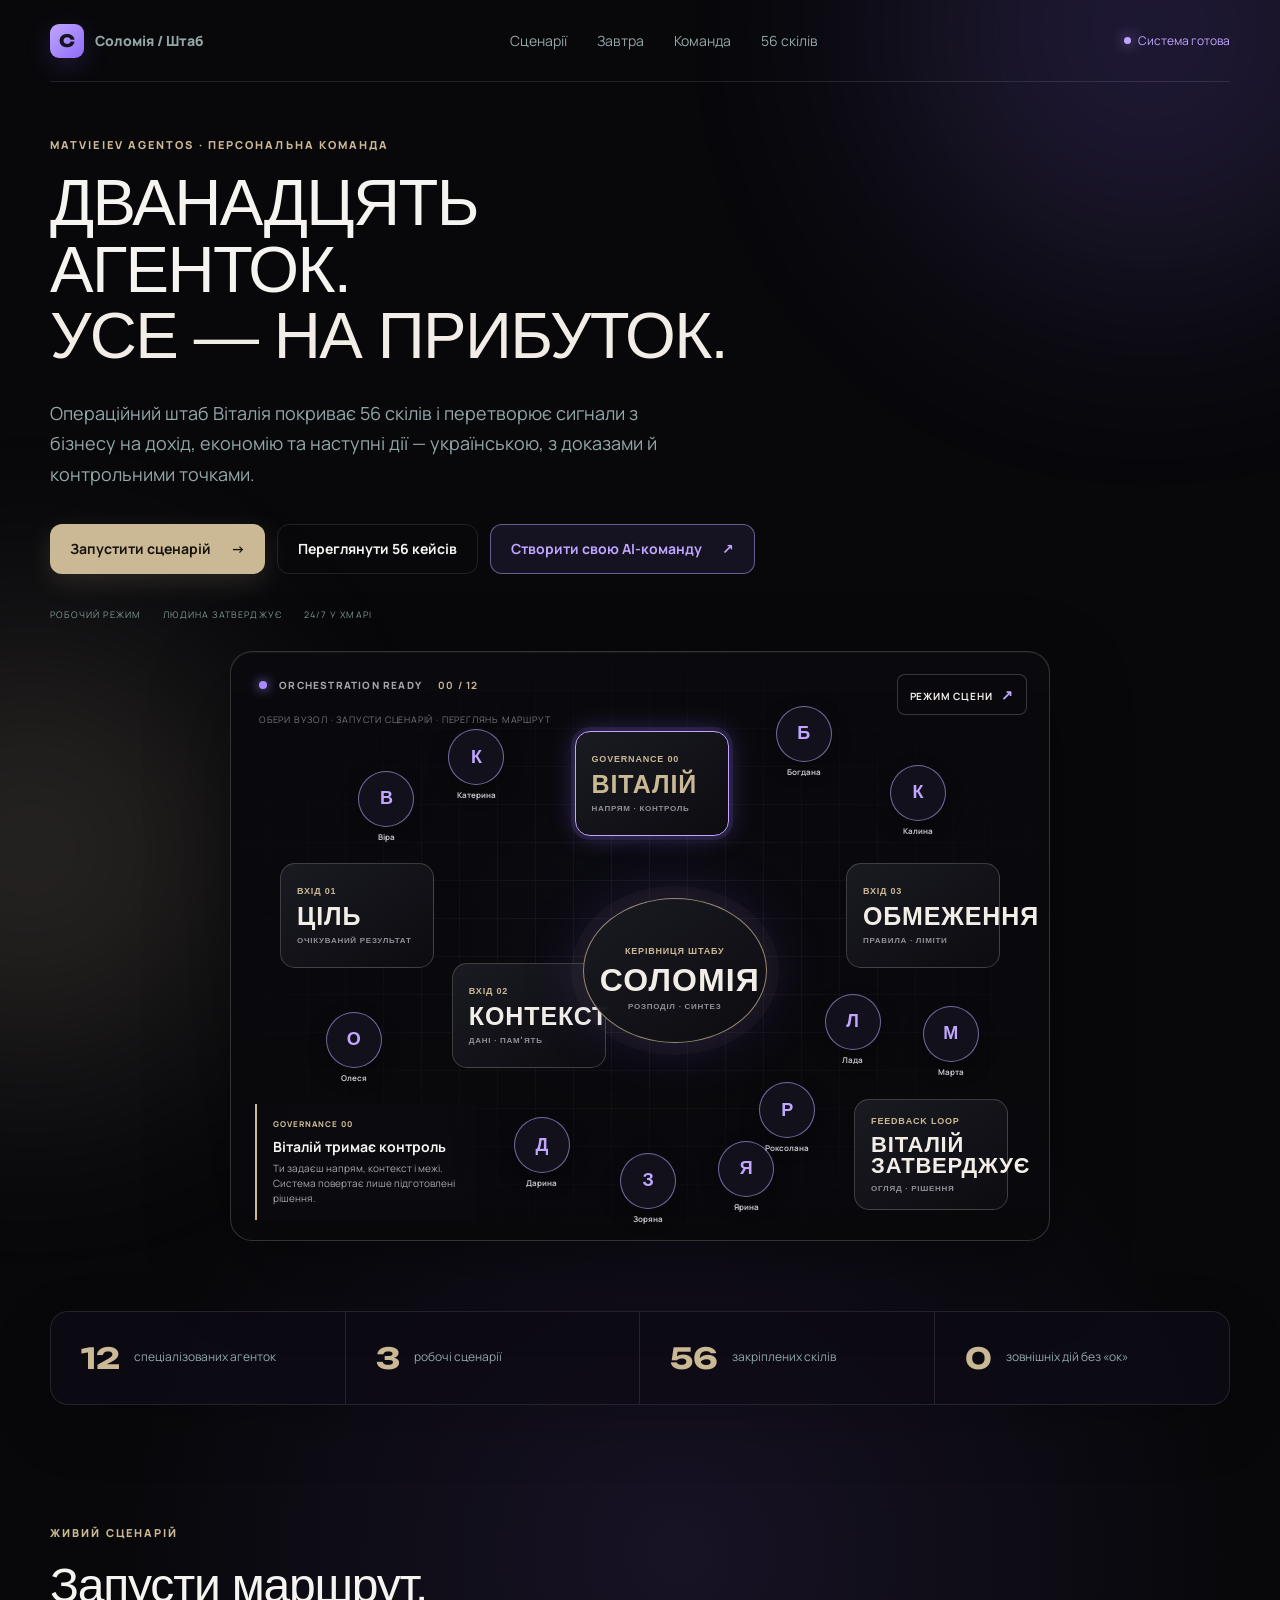
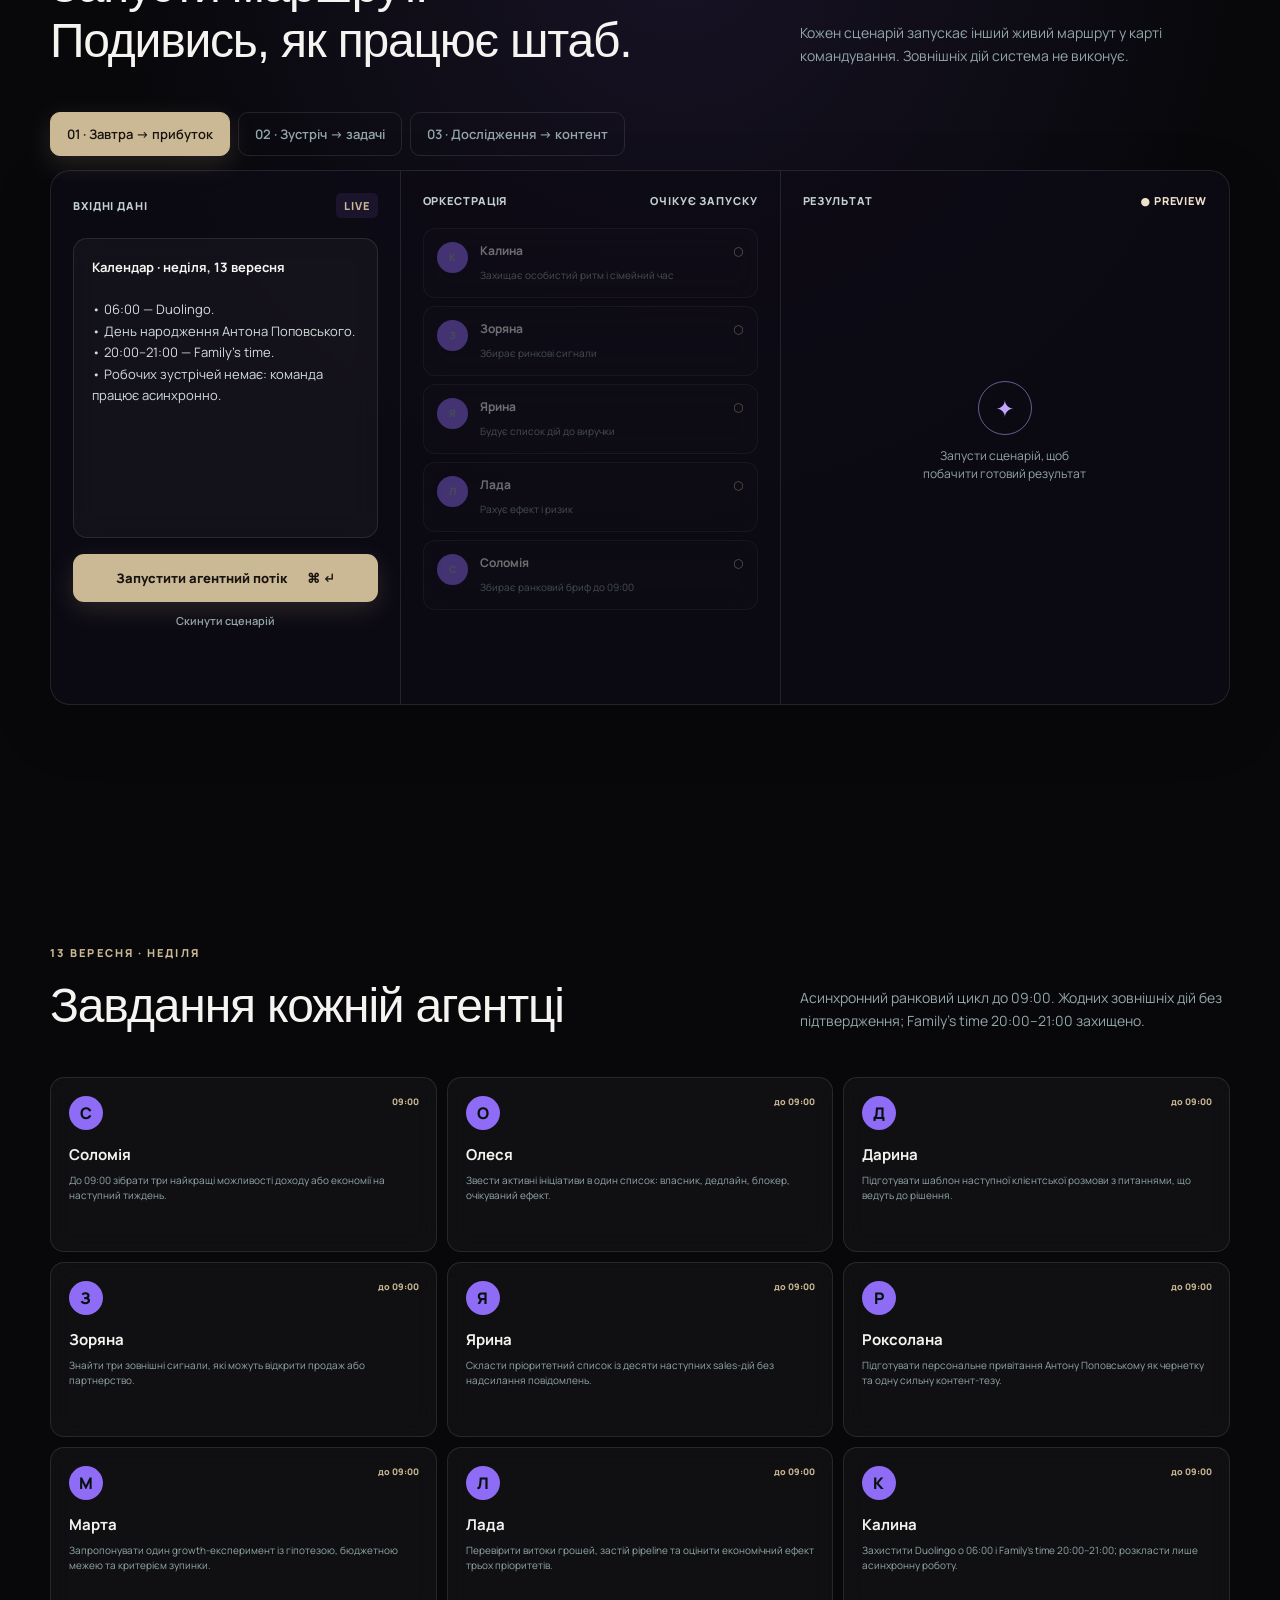
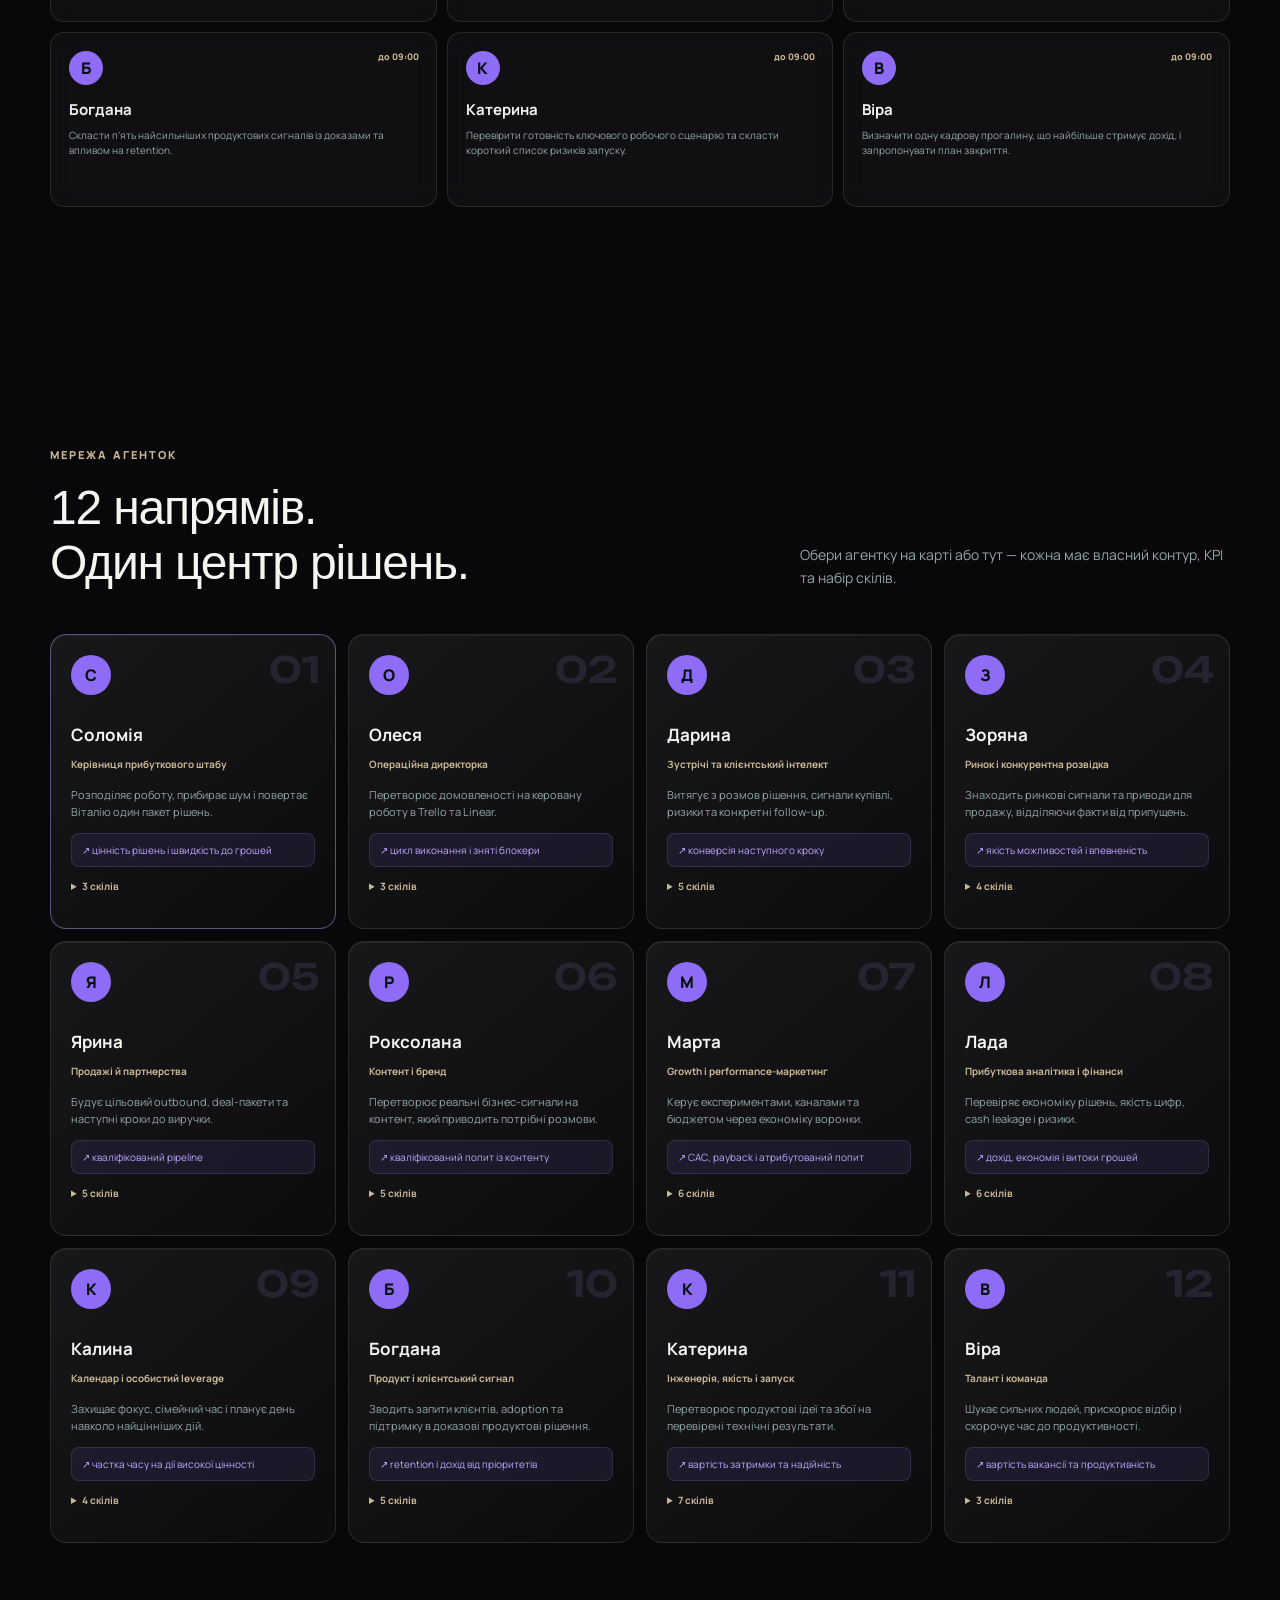
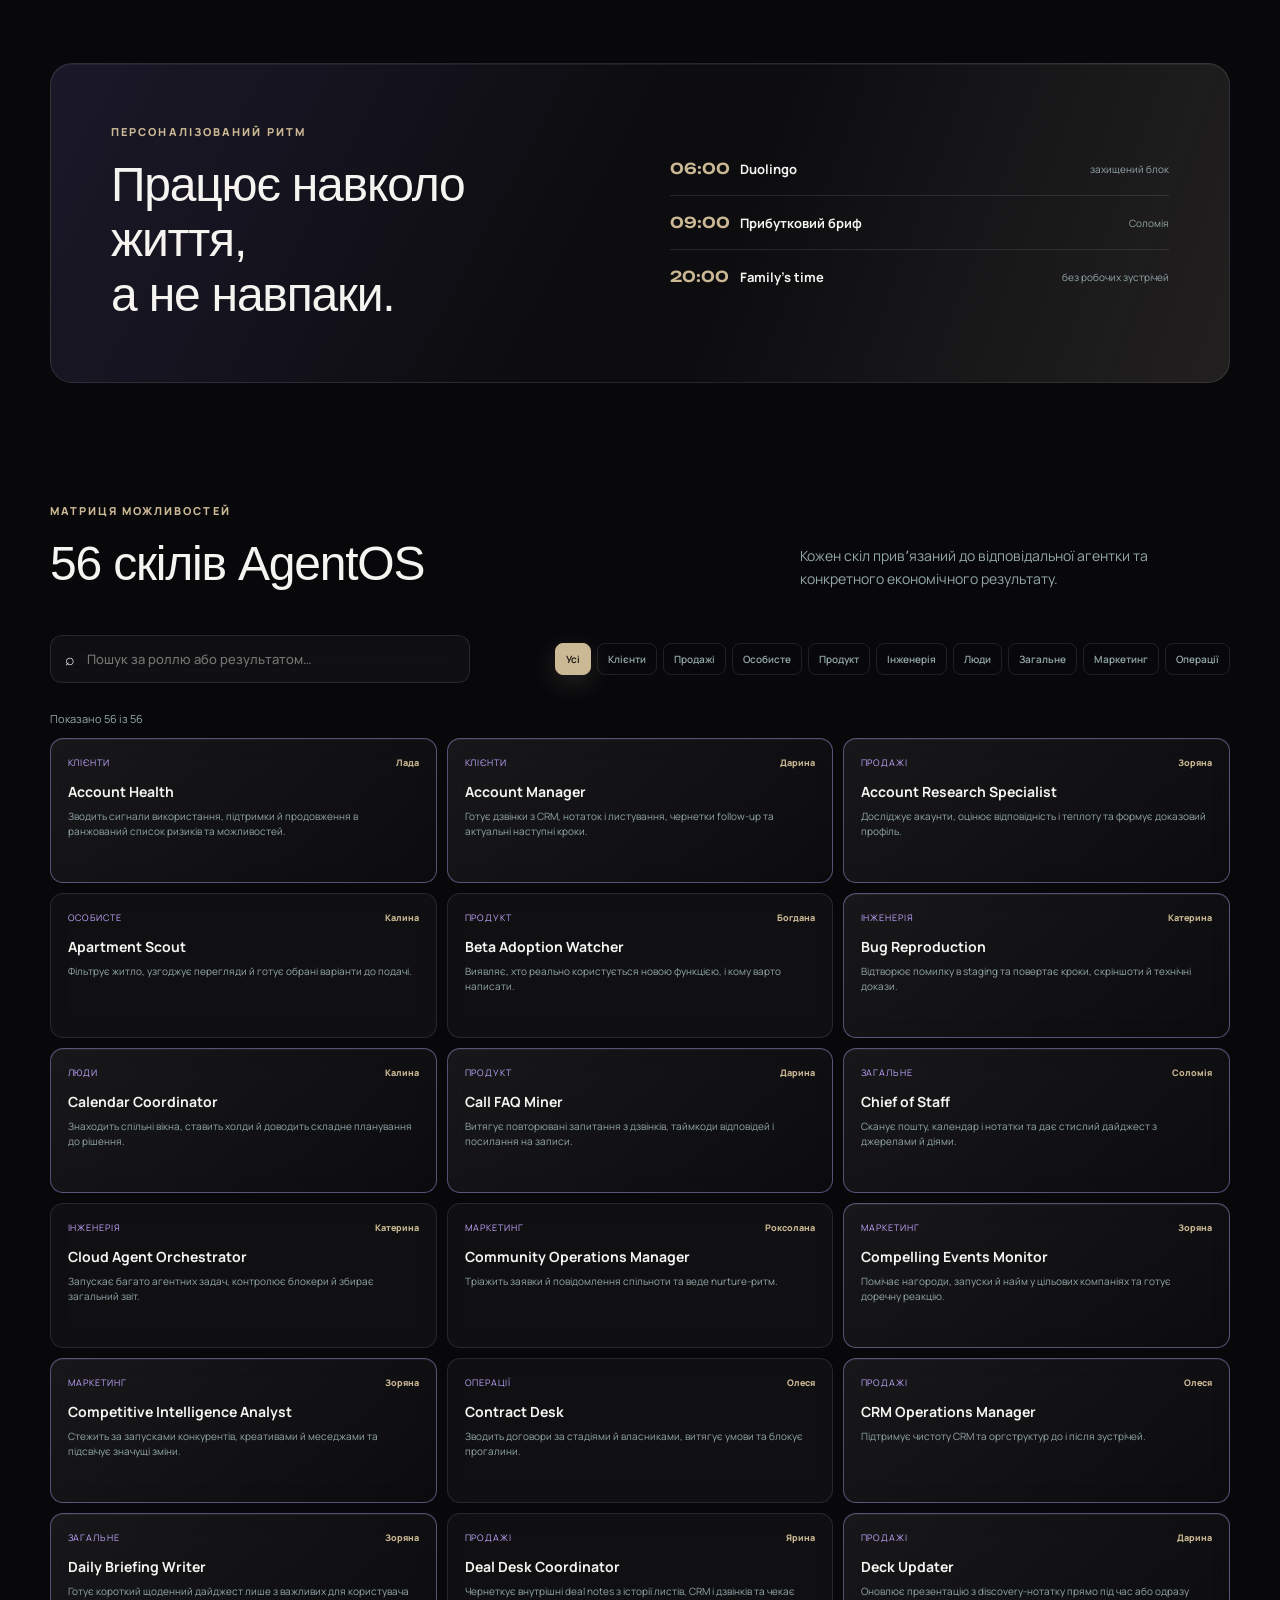
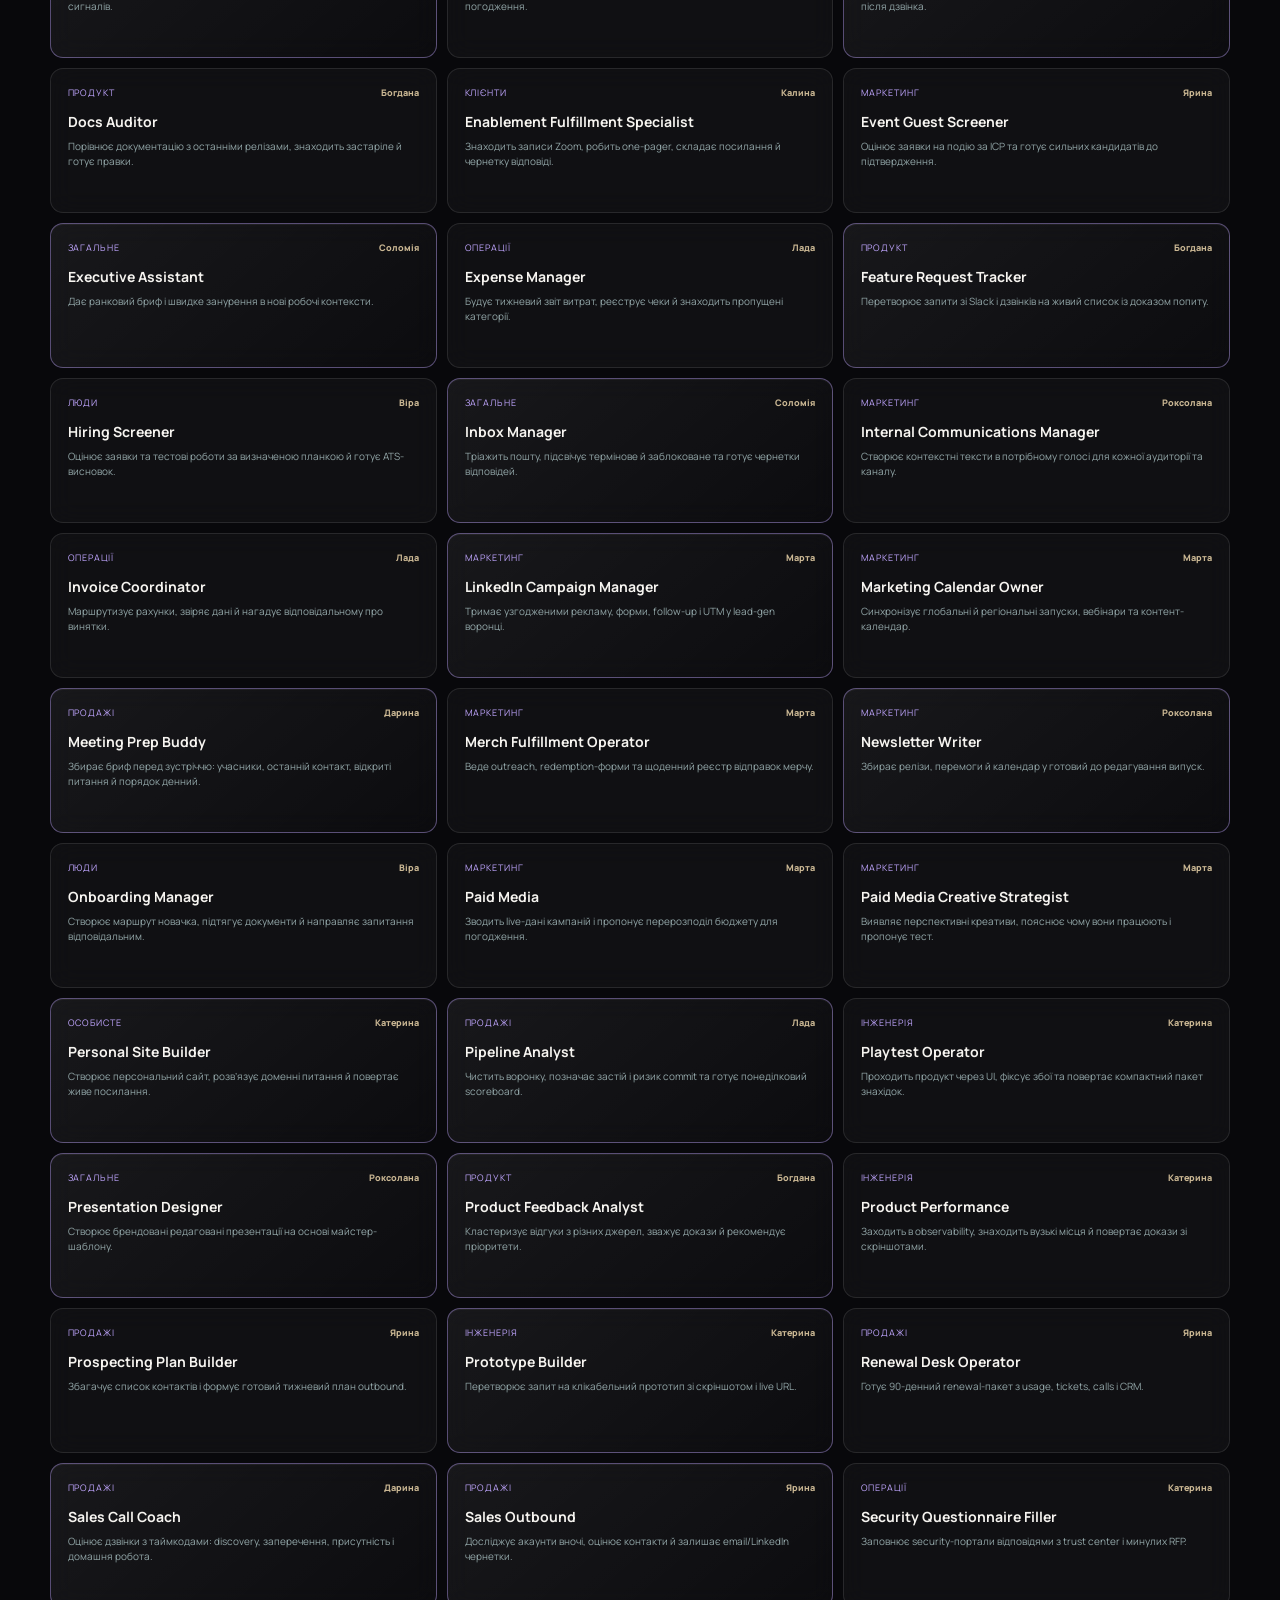
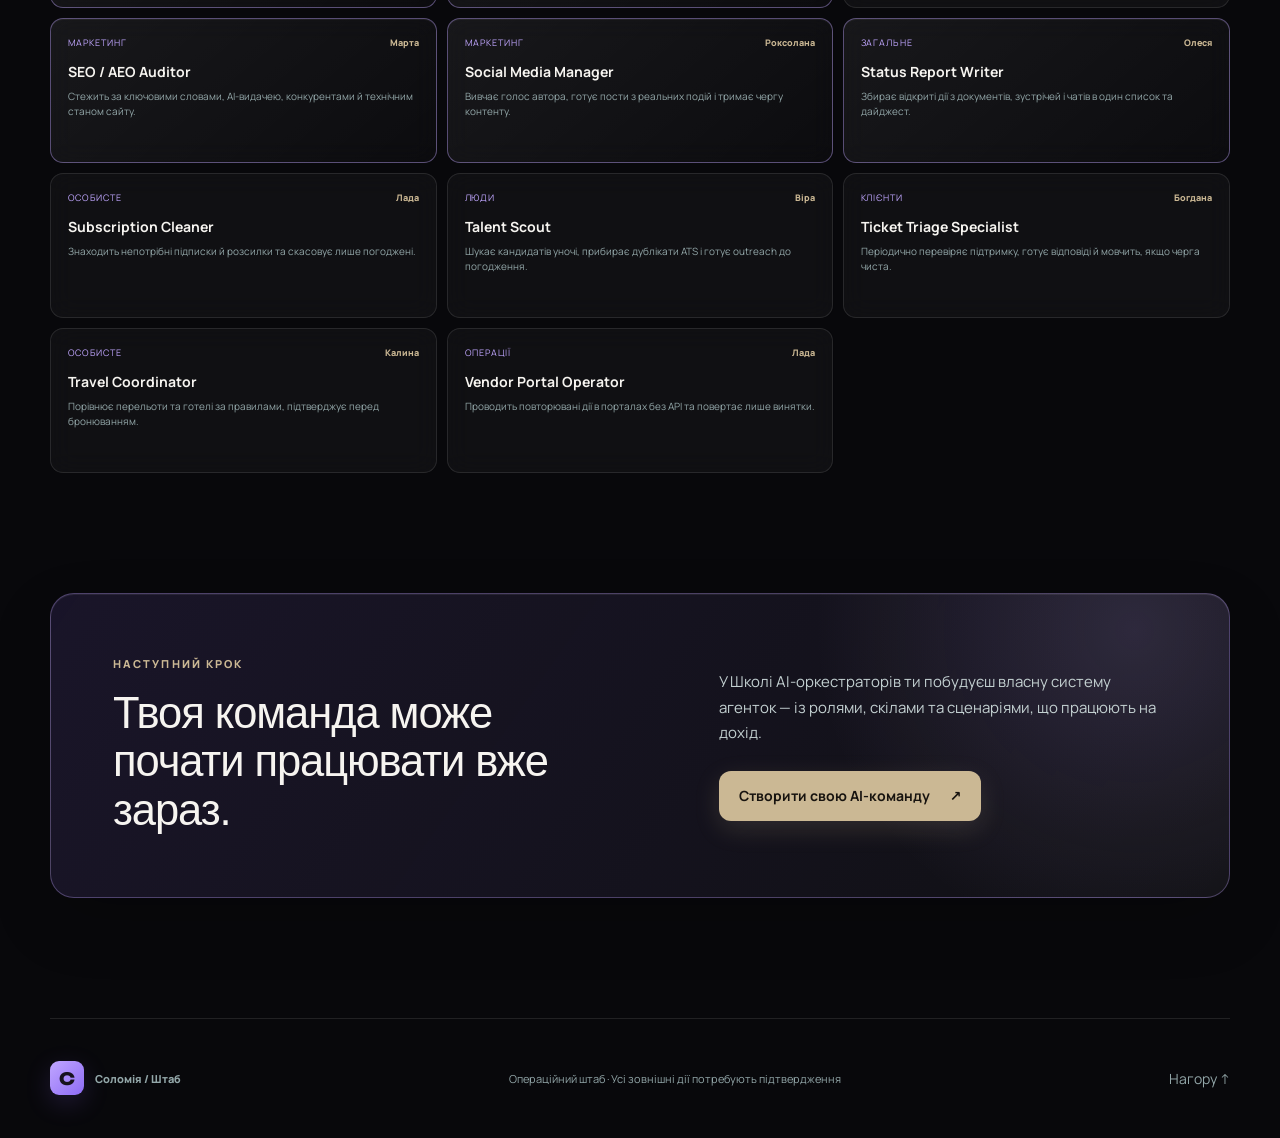
<file: index.html>
<!doctype html>
<html lang="uk">
<head>
  <meta charset="utf-8" />
  <meta name="viewport" content="width=device-width,initial-scale=1" />
  <meta name="description" content="Українська AI-команда для Віталія Матвєєва" />
  <title>Операційний штаб Віталія — Matvieiev AgentOS</title>
  <link rel="preconnect" href="https://fonts.googleapis.com">
  <link rel="preconnect" href="https://fonts.gstatic.com" crossorigin>
  <link href="https://fonts.googleapis.com/css2?family=Manrope:wght@400;500;600;700;800&family=Unbounded:wght@600;700&display=swap" rel="stylesheet">
  <link rel="stylesheet" href="styles.css" />
  <link rel="stylesheet" href="profit.css" />
  <link rel="stylesheet" href="obsidian-glass.css" />
</head>
<body>
  <div class="ambient ambient-a"></div><div class="ambient ambient-b"></div>
  <header class="nav shell">
    <a class="brand" href="#top"><span class="brand-mark">С</span><span>Соломія / Штаб</span></a>
    <nav><a href="#demo">Сценарії</a><a href="#tomorrow">Завтра</a><a href="#team">Команда</a><a href="#cases">56 скілів</a></nav>
    <div class="live"><i></i> Система готова</div>
  </header>

  <main id="top">
    <section class="hero shell">
      <div class="hero-copy">
        <div class="eyebrow">MATVIEIEV AGENTOS · ПЕРСОНАЛЬНА КОМАНДА</div>
        <h1>Дванадцять агенток.<br><em>Усе — на прибуток.</em></h1>
        <p>Операційний штаб Віталія покриває 56 скілів і перетворює сигнали з бізнесу на дохід, економію та наступні дії — українською, з доказами й контрольними точками.</p>
        <div class="hero-actions"><a class="button primary" href="#demo">Запустити сценарій <span>→</span></a><a class="button ghost" href="#cases">Переглянути 56 кейсів</a><a class="button school-cta hero-school-cta" href="https://www.matvieiev.com/ai-orchestrator-school/?utm_source=agentos.matvieiev.com&amp;utm_medium=referral&amp;utm_campaign=ai_orchestrator_school&amp;utm_content=hero_cta">Створити свою AI-команду <span>↗</span></a></div>
        <div class="trust"><span>РОБОЧИЙ РЕЖИМ</span><span>ЛЮДИНА ЗАТВЕРДЖУЄ</span><span>24/7 У ХМАРІ</span></div>
      </div>
      <section class="command-map" id="commandMap" aria-label="Карта командування AgentOS">
        <div class="map-grid" aria-hidden="true"></div><svg class="map-lines" id="mapLines" aria-hidden="true"></svg>
        <div class="map-hud"><span><i></i> ORCHESTRATION READY</span><b id="mapProgress">00 / 12</b></div>
        <p class="map-hint">ОБЕРИ ВУЗОЛ · ЗАПУСТИ СЦЕНАРІЙ · ПЕРЕГЛЯНЬ МАРШРУТ</p>
        <button class="stage-toggle" id="stageToggle" aria-haspopup="dialog">РЕЖИМ СЦЕНИ <span>↗</span></button>
        <button class="map-node human-node" data-node="human" type="button"><small>GOVERNANCE 00</small><strong>ВІТАЛІЙ</strong><span>НАПРЯМ · КОНТРОЛЬ</span></button>
        <button class="map-node input-node node-goal" data-node="goal" type="button"><small>ВХІД 01</small><strong>ЦІЛЬ</strong><span>ОЧІКУВАНИЙ РЕЗУЛЬТАТ</span></button>
        <button class="map-node input-node node-context" data-node="context" type="button"><small>ВХІД 02</small><strong>КОНТЕКСТ</strong><span>ДАНІ · ПАМʼЯТЬ</span></button>
        <button class="map-node input-node node-constraints" data-node="constraints" type="button"><small>ВХІД 03</small><strong>ОБМЕЖЕННЯ</strong><span>ПРАВИЛА · ЛІМІТИ</span></button>
        <button class="map-node solomiia-node" data-node="solomiia" type="button"><small>КЕРІВНИЦЯ ШТАБУ</small><strong>СОЛОМІЯ</strong><span>РОЗПОДІЛ · СИНТЕЗ</span></button>
        <div class="map-agents" id="mapAgents" aria-label="12 агенток"></div>
        <button class="map-node approval-node" data-node="approval" type="button"><small>FEEDBACK LOOP</small><strong>ВІТАЛІЙ<br>ЗАТВЕРДЖУЄ</strong><span>ОГЛЯД · РІШЕННЯ</span></button>
        <aside class="map-detail" id="mapDetail" aria-live="polite"><span class="detail-kicker">AGENTOS · ГОТОВО</span><strong>Віталій задає напрям.</strong><p>Соломія збирає потрібних агенток і повертає пакет рішень на твоє затвердження.</p></aside>
        <button class="stage-close" id="stageClose" type="button" aria-label="Закрити режим сцени">×</button>
      </section>
    </section>

    <section class="stats shell">
      <div><strong>12</strong><span>спеціалізованих агенток</span></div>
      <div><strong>3</strong><span>робочі сценарії</span></div>
      <div><strong>56</strong><span>закріплених скілів</span></div>
      <div><strong>0</strong><span>зовнішніх дій без «ок»</span></div>
    </section>

    <section class="demo-section shell" id="demo">
      <div class="section-heading"><div><div class="eyebrow">ЖИВИЙ СЦЕНАРІЙ</div><h2>Запусти маршрут.<br>Подивись, як працює штаб.</h2></div><p>Кожен сценарій запускає інший живий маршрут у карті командування. Зовнішніх дій система не виконує.</p></div>
      <div class="scenario-tabs" role="tablist">
        <button class="scenario-tab active" data-scenario="tomorrow">01 · Завтра → прибуток</button>
        <button class="scenario-tab" data-scenario="meeting">02 · Зустріч → задачі</button>
        <button class="scenario-tab" data-scenario="research">03 · Дослідження → контент</button>
      </div>
      <div class="demo-console">
        <div class="input-panel">
          <div class="panel-top"><span>Вхідні дані</span><span class="tag">LIVE</span></div>
          <div class="source-card" id="sourceCard"></div>
          <button class="run-button" id="runDemo">Запустити агентний потік <span>⌘ ↵</span></button>
          <button class="reset-button" id="resetDemo">Скинути сценарій</button>
        </div>
        <div class="flow-panel">
          <div class="panel-top"><span>Оркестрація</span><span id="flowStatus">очікує запуску</span></div>
          <div class="flow" id="flow"></div>
        </div>
        <div class="result-panel">
          <div class="panel-top"><span>Результат</span><span class="safe">● PREVIEW</span></div>
          <div id="resultEmpty" class="result-empty"><div class="pulse-icon">✦</div><p>Запусти сценарій, щоб побачити готовий результат</p></div>
          <div id="result" class="result hidden"></div>
        </div>
      </div>
    </section>

    <section class="tomorrow-section shell" id="tomorrow">
      <div class="section-heading"><div><div class="eyebrow">13 ВЕРЕСНЯ · НЕДІЛЯ</div><h2>Завдання кожній агентці</h2></div><p>Асинхронний ранковий цикл до 09:00. Жодних зовнішніх дій без підтвердження; Family’s time 20:00–21:00 захищено.</p></div>
      <div class="tomorrow-grid" id="tomorrowGrid"></div>
    </section>

    <section class="team-section shell" id="team">
      <div class="section-heading"><div><div class="eyebrow">МЕРЕЖА АГЕНТОК</div><h2>12 напрямів.<br>Один центр рішень.</h2></div><p>Обери агентку на карті або тут — кожна має власний контур, KPI та набір скілів.</p></div>
      <div class="team-grid" id="teamGrid"></div>
    </section>

    <section class="rhythm shell">
      <div><div class="eyebrow">ПЕРСОНАЛІЗОВАНИЙ РИТМ</div><h2>Працює навколо життя,<br>а не навпаки.</h2></div>
      <div class="schedule"><div><time>06:00</time><span>Duolingo</span><i>захищений блок</i></div><div><time>09:00</time><span>Прибутковий бриф</span><i>Соломія</i></div><div><time>20:00</time><span>Family’s time</span><i>без робочих зустрічей</i></div></div>
    </section>

    <section class="cases-section shell" id="cases">
      <div class="section-heading"><div><div class="eyebrow">МАТРИЦЯ МОЖЛИВОСТЕЙ</div><h2>56 скілів AgentOS</h2></div><p>Кожен скіл привʼязаний до відповідальної агентки та конкретного економічного результату.</p></div>
      <div class="catalog-tools"><label class="search"><span>⌕</span><input id="caseSearch" placeholder="Пошук за роллю або результатом…" /></label><div class="filters" id="filters"></div></div>
      <div class="case-count" id="caseCount"></div>
      <div class="case-grid" id="caseGrid"></div>
    </section>

    <section class="school-cta-section shell" aria-labelledby="school-cta-title">
      <div>
        <div class="eyebrow">НАСТУПНИЙ КРОК</div>
        <h2 id="school-cta-title">Твоя команда може<br>почати працювати вже зараз.</h2>
      </div>
      <div class="school-cta-copy">
        <p>У Школі AI-оркестраторів ти побудуєш власну систему агенток — із ролями, скілами та сценаріями, що працюють на дохід.</p>
        <a class="button primary school-cta" href="https://www.matvieiev.com/ai-orchestrator-school/?utm_source=agentos.matvieiev.com&amp;utm_medium=referral&amp;utm_campaign=ai_orchestrator_school&amp;utm_content=catalog_cta">Створити свою AI-команду <span>↗</span></a>
      </div>
    </section>
  </main>

  <footer class="shell"><div class="brand"><span class="brand-mark">С</span><span>Соломія / Штаб</span></div><p>Операційний штаб · Усі зовнішні дії потребують підтвердження</p><a href="#top">Нагору ↑</a></footer>
  <script src="data.js"></script><script src="app.js"></script>
</body>
</html>
</file>
<file: styles.css>
:root{--bg:#07110e;--panel:#0d1a16;--panel2:#10221c;--line:#203a31;--text:#f3f7f2;--muted:#91a89f;--lime:#b8f34a;--mint:#61e6b2;--amber:#ffca68;--red:#ff7e72;--blue:#7fb5ff}*{box-sizing:border-box}html{scroll-behavior:smooth}body{margin:0;background:var(--bg);color:var(--text);font-family:Manrope,system-ui,sans-serif;overflow-x:hidden}.shell{width:min(1180px,calc(100% - 40px));margin:auto}.ambient{position:fixed;border-radius:50%;filter:blur(120px);opacity:.12;pointer-events:none;z-index:-1}.ambient-a{width:500px;height:500px;background:var(--lime);top:-220px;right:-120px}.ambient-b{width:420px;height:420px;background:#008d69;bottom:-160px;left:-180px}.nav{height:82px;display:flex;align-items:center;justify-content:space-between;border-bottom:1px solid var(--line)}.brand{display:flex;align-items:center;gap:11px;font-weight:800}.brand-mark{display:grid;place-items:center;width:34px;height:34px;background:var(--lime);color:#08110e;border-radius:9px;font-family:Unbounded;font-size:17px}.nav nav{display:flex;gap:30px}.nav a,footer a{color:var(--muted);text-decoration:none;font-size:14px}.nav a:hover,footer a:hover{color:var(--text)}.live{font-size:12px;color:var(--mint);display:flex;align-items:center;gap:7px}.live i{width:7px;height:7px;border-radius:50%;background:var(--mint);box-shadow:0 0 10px var(--mint)}.hero{min-height:650px;display:grid;grid-template-columns:1.1fr .9fr;align-items:center;gap:50px;padding:70px 0}.eyebrow{font-size:11px;letter-spacing:.19em;color:var(--lime);font-weight:800;margin-bottom:18px}.hero h1,.section-heading h2,.rhythm h2{font-family:Unbounded,sans-serif;letter-spacing:-.045em;margin:0}.hero h1{font-size:clamp(48px,6vw,79px);line-height:1.02}.hero h1 em{font-style:normal;color:var(--lime)}.hero-copy>p{color:var(--muted);font-size:18px;line-height:1.7;max-width:650px;margin:28px 0 34px}.hero-actions{display:flex;gap:12px}.button{height:50px;padding:0 20px;border-radius:12px;display:inline-flex;align-items:center;gap:20px;text-decoration:none;font-weight:700;font-size:14px}.button.primary{background:var(--lime);color:#07110e}.button.ghost{border:1px solid var(--line);color:var(--text)}.trust{display:flex;gap:22px;margin-top:34px;color:#6f877e;font-size:9px;letter-spacing:.13em}.orbital{position:relative;height:480px;display:grid;place-items:center}.orbit{position:absolute;border:1px solid #28493d;border-radius:50%}.orbit-1{width:310px;height:310px}.orbit-2{width:445px;height:445px;border-style:dashed;animation:spin 45s linear infinite}.core{width:160px;height:160px;border-radius:50%;background:linear-gradient(145deg,#183529,#0a1712);border:1px solid #335a49;display:flex;flex-direction:column;align-items:center;justify-content:center;box-shadow:0 0 90px #a9ec4020;z-index:2}.avatar{display:grid;place-items:center;border-radius:50%;background:var(--lime);color:#07110e;font-weight:800}.avatar.big{width:48px;height:48px;margin-bottom:10px}.core strong{font-size:16px}.core small{color:var(--muted);font-size:11px}.satellite{position:absolute;width:48px;height:48px;border-radius:50%;display:grid;place-items:center;background:#13271f;border:1px solid #315144;color:var(--lime);font-weight:800}.s1{transform:translate(0,-155px)}.s2{transform:translate(132px,-82px)}.s3{transform:translate(152px,72px)}.s4{transform:translate(60px,165px)}.s5{transform:translate(-98px,142px)}.s6{transform:translate(-160px,25px)}.s7{transform:translate(-112px,-112px)}@keyframes spin{to{transform:rotate(360deg)}}.stats{display:grid;grid-template-columns:repeat(4,1fr);border:1px solid var(--line);border-radius:18px;background:#0a1612}.stats div{padding:28px 30px;display:flex;align-items:center;gap:14px;border-right:1px solid var(--line)}.stats div:last-child{border:0}.stats strong{font:700 29px Unbounded;color:var(--lime)}.stats span{font-size:12px;color:var(--muted);line-height:1.4}.demo-section,.team-section,.cases-section{padding:120px 0}.section-heading{display:flex;justify-content:space-between;align-items:flex-end;margin-bottom:44px}.section-heading h2,.rhythm h2{font-size:clamp(30px,4vw,48px)}.section-heading>p{max-width:430px;color:var(--muted);font-size:14px;line-height:1.65;margin:0}.scenario-tabs{display:flex;gap:8px;margin-bottom:14px}.scenario-tab{border:1px solid var(--line);background:transparent;color:var(--muted);font:600 13px Manrope;padding:12px 16px;border-radius:10px;cursor:pointer}.scenario-tab.active{background:var(--lime);color:#07110e;border-color:var(--lime)}.demo-console{display:grid;grid-template-columns:.92fr 1fr 1.18fr;border:1px solid var(--line);border-radius:20px;overflow:hidden;min-height:535px;background:#09140f}.demo-console>div{padding:22px;border-right:1px solid var(--line)}.demo-console>div:last-child{border:0}.panel-top{display:flex;justify-content:space-between;align-items:center;color:#b7c8c1;font-size:11px;font-weight:800;letter-spacing:.08em;text-transform:uppercase;margin-bottom:20px}.tag{background:#21362b;padding:5px 8px;border-radius:5px;color:var(--lime)}.source-card{background:var(--panel);border:1px solid var(--line);border-radius:14px;padding:18px;min-height:300px;font-size:13px;line-height:1.65;color:#cfdbd6;white-space:pre-line}.source-card strong{color:var(--text)}.run-button{width:100%;border:0;background:var(--lime);color:#07110e;height:48px;border-radius:11px;margin-top:16px;font:800 13px Manrope;cursor:pointer;display:flex;align-items:center;justify-content:center;gap:20px}.run-button:disabled{opacity:.55;cursor:wait}.reset-button{display:block;margin:10px auto 0;background:none;border:0;color:var(--muted);font:600 11px Manrope;cursor:pointer}.flow{display:flex;flex-direction:column;gap:8px}.flow-step{display:flex;gap:12px;align-items:flex-start;padding:13px;border:1px solid var(--line);border-radius:12px;background:#0c1814;opacity:.43;transition:.35s}.flow-step.active{opacity:1;border-color:#5b7743;transform:translateX(3px)}.flow-step.done{opacity:1}.flow-step .mini{width:31px;height:31px;flex:0 0 31px}.flow-step strong{display:block;font-size:12px;margin-bottom:3px}.flow-step span{font-size:10px;color:var(--muted)}.flow-step .state{margin-left:auto;color:var(--lime);font-size:12px}.safe{color:var(--amber)}.result-empty{height:420px;display:grid;place-content:center;text-align:center;color:var(--muted);font-size:12px}.pulse-icon{margin:auto;width:54px;height:54px;border:1px solid #365646;border-radius:50%;display:grid;place-items:center;color:var(--lime);font-size:23px;animation:pulse 2s infinite}.result-empty p{max-width:180px;line-height:1.5}.hidden{display:none!important}@keyframes pulse{50%{box-shadow:0 0 0 12px #b8f34a08}}.result{display:flex;flex-direction:column;gap:10px}.result-summary{padding:14px;background:#13251d;border-radius:11px;border-left:3px solid var(--lime);font-size:12px;line-height:1.55}.board-card{padding:13px;border:1px solid var(--line);border-radius:11px;background:#0c1814}.board-head{display:flex;justify-content:space-between;margin-bottom:8px}.system{font-size:9px;font-weight:800;letter-spacing:.1em}.system.trello{color:var(--blue)}.system.linear{color:#b69cff}.board-card strong{display:block;font-size:12px;margin-bottom:8px}.meta{display:flex;flex-wrap:wrap;gap:7px;color:var(--muted);font-size:9px}.meta span{padding:4px 6px;background:#15261f;border-radius:5px}.approval{border:1px dashed #8b7035;border-radius:10px;color:var(--amber);padding:11px;font-size:10px;text-align:center}.team-grid{display:grid;grid-template-columns:repeat(4,1fr);gap:12px}.agent-card{position:relative;background:linear-gradient(145deg,#102019,#0a1511);border:1px solid var(--line);border-radius:16px;padding:20px;min-height:210px;overflow:hidden}.agent-card.featured{border-color:#587740}.agent-card .number{position:absolute;right:15px;top:12px;font:600 36px Unbounded;color:#193229}.agent-card .avatar{width:40px;height:40px;margin-bottom:28px}.agent-card h3{margin:0 0 5px;font-size:17px}.agent-card small{color:var(--lime);font-size:10px;font-weight:700}.agent-card p{color:var(--muted);font-size:11px;line-height:1.55;margin:13px 0 0}.rhythm{padding:60px;border:1px solid var(--line);border-radius:22px;background:linear-gradient(120deg,#10231b,#0a1511);display:grid;grid-template-columns:1fr 1fr;gap:60px;align-items:center}.schedule div{display:grid;grid-template-columns:70px 1fr auto;align-items:center;border-bottom:1px solid var(--line);padding:17px 0}.schedule div:last-child{border:0}.schedule time{font:600 15px Unbounded;color:var(--lime)}.schedule span{font-size:13px;font-weight:700}.schedule i{font-style:normal;font-size:10px;color:var(--muted)}.catalog-tools{display:flex;justify-content:space-between;gap:20px;align-items:center}.search{height:48px;border:1px solid var(--line);border-radius:12px;display:flex;align-items:center;gap:10px;padding:0 14px;flex:1;max-width:420px;background:#0b1712}.search input{background:transparent;border:0;outline:0;color:var(--text);font:500 13px Manrope;width:100%}.filters{display:flex;gap:6px;flex-wrap:wrap;justify-content:flex-end}.filter{background:transparent;border:1px solid var(--line);border-radius:8px;color:var(--muted);padding:8px 10px;font:600 10px Manrope;cursor:pointer}.filter.active{color:#07110e;background:var(--lime);border-color:var(--lime)}.case-count{font-size:11px;color:var(--muted);margin:28px 0 12px}.case-grid{display:grid;grid-template-columns:repeat(3,1fr);gap:10px}.case-card{border:1px solid var(--line);border-radius:13px;padding:17px;background:#0b1712;min-height:145px}.case-card.recommended{border-color:#46693a;background:linear-gradient(145deg,#102119,#0a1511)}.case-top{display:flex;justify-content:space-between;gap:10px;align-items:center}.case-category{font-size:9px;text-transform:uppercase;color:var(--mint);letter-spacing:.1em}.pick{font-size:8px;background:var(--lime);color:#07110e;padding:4px 6px;border-radius:4px;font-weight:800}.case-card h3{font-size:14px;margin:13px 0 8px}.case-card p{font-size:10px;color:var(--muted);line-height:1.55;margin:0}footer{min-height:120px;border-top:1px solid var(--line);display:flex;justify-content:space-between;align-items:center;color:var(--muted);font-size:11px}@media(max-width:900px){.hero{grid-template-columns:1fr;padding-top:80px}.orbital{display:none}.stats{grid-template-columns:1fr 1fr}.stats div:nth-child(2){border-right:0}.stats div:nth-child(-n+2){border-bottom:1px solid var(--line)}.demo-console{grid-template-columns:1fr}.demo-console>div{border-right:0;border-bottom:1px solid var(--line)}.team-grid{grid-template-columns:1fr 1fr}.case-grid{grid-template-columns:1fr 1fr}.section-heading{align-items:flex-start;flex-direction:column;gap:18px}.rhythm{grid-template-columns:1fr;padding:35px}.catalog-tools{align-items:flex-start;flex-direction:column}.search{max-width:none;width:100%}.filters{justify-content:flex-start}}@media(max-width:600px){.shell{width:min(100% - 24px,1180px)}.nav nav{display:none}.hero{min-height:auto;padding:75px 0}.hero h1{font-size:43px}.hero-actions{flex-direction:column}.trust{gap:10px;flex-wrap:wrap}.stats{grid-template-columns:1fr}.stats div{border-right:0!important;border-bottom:1px solid var(--line)!important}.stats div:last-child{border-bottom:0!important}.demo-section,.team-section,.cases-section{padding:80px 0}.team-grid,.case-grid{grid-template-columns:1fr}.rhythm{padding:28px 20px}.schedule div{grid-template-columns:60px 1fr}.schedule i{display:none}.filters{max-height:110px;overflow:auto}footer{flex-direction:column;justify-content:center;gap:12px}.section-heading h2,.rhythm h2{font-size:31px}}
</file>
<file: profit.css>
.s1{transform:translate(0,-155px)}
.s2{transform:translate(95px,-122px)}
.s3{transform:translate(155px,-42px)}
.s4{transform:translate(145px,65px)}
.s5{transform:translate(82px,142px)}
.s6{transform:translate(0,168px)}
.s7{transform:translate(-88px,140px)}
.s8{transform:translate(-150px,68px)}
.s9{transform:translate(-154px,-38px)}
.s10{transform:translate(-98px,-120px)}
.s11{transform:translate(0,-215px)}
.tomorrow-section{padding:120px 0}
.agent-card{min-height:295px}
.agent-card p{margin:13px 0}
.metric{font-size:10px;color:var(--mint);line-height:1.45;padding:9px 10px;background:#13251d;border-radius:8px}
.agent-card details{margin-top:12px;color:var(--muted);font-size:10px}
.agent-card summary{cursor:pointer;color:var(--lime);font-weight:700}
.agent-card ul{padding-left:17px;line-height:1.6}
.tomorrow-grid{display:grid;grid-template-columns:repeat(3,1fr);gap:10px}
.tomorrow-card{position:relative;padding:18px;border:1px solid var(--line);border-radius:14px;background:#0b1712;min-height:175px}
.tomorrow-card .avatar{width:34px;height:34px;margin-bottom:14px}
.tomorrow-card h3{font-size:15px;margin:0 0 8px}
.tomorrow-card p{font-size:10px;color:var(--muted);line-height:1.55;margin:0}
.task-time{position:absolute;top:17px;right:17px;font-size:9px;color:var(--lime);font-weight:800}
.owner{font-size:9px;color:var(--lime);font-weight:800}
@media(max-width:900px){.tomorrow-grid{grid-template-columns:1fr 1fr}}
@media(max-width:600px){.tomorrow-section{padding:80px 0}.tomorrow-grid{grid-template-columns:1fr}}
</file>
<file: obsidian-glass.css>
/* Matvieiev AgentOS — Obsidian Glass */
:root {
  --bg: #070a0c;
  --panel: #0d1316;
  --panel2: #11191c;
  --line: rgba(255, 255, 255, .10);
  --text: #f6f4f0;
  --muted: #93a7a9;
  --lime: #8e6cf6;
  --mint: #c0a6ff;
  --sand: #c8b59d;
  --sand-light: #f0e0cc;
  --amber: #ffca68;
  --red: #ff7e72;
  --blue: #a98bff;
}

body {
  background:
    radial-gradient(circle at 84% -10%, rgba(142, 108, 246, .13), transparent 31rem),
    radial-gradient(circle at -8% 88%, rgba(200, 181, 157, .09), transparent 29rem),
    var(--bg);
}

.ambient { opacity: .18; }
.ambient-a { background: #8e6cf6; }
.ambient-b { background: #c8b59d; }

.brand-mark,
.button.primary,
.run-button,
.scenario-tab.active,
.filter.active,
.pick {
  color: #17121f;
  background: linear-gradient(135deg, #c0a6ff, #8e6cf6);
  border-color: #8e6cf6;
  box-shadow: 0 8px 26px rgba(142, 108, 246, .18);
}

.button.primary:hover,
.run-button:hover:not(:disabled) {
  box-shadow: 0 10px 34px rgba(142, 108, 246, .32);
  transform: translateY(-1px);
}

.hero h1 em {
  background: linear-gradient(105deg, #c0a6ff, #8e6cf6 64%, #c8b59d);
  -webkit-background-clip: text;
  background-clip: text;
  color: transparent;
}

.eyebrow,
.stats strong,
.schedule time,
.agent-card small,
.task-time,
.owner,
.agent-card summary,
.flow-step .state,
.tag {
  color: var(--lime);
}

.live { color: var(--mint); }
.live i { background: var(--mint); box-shadow: 0 0 14px rgba(192, 166, 255, .85); }
.trust { color: #7f9698; }

.button.ghost,
.scenario-tab,
.filter,
.search,
.case-card,
.tomorrow-card,
.board-card,
.flow-step,
.demo-console,
.stats,
.rhythm,
.agent-card {
  border-color: var(--line);
}

.button.ghost:hover,
.scenario-tab:hover,
.filter:hover {
  border-color: rgba(192, 166, 255, .48);
  color: var(--text);
}

.school-cta { white-space: nowrap; }
.hero-school-cta {
  border: 1px solid rgba(192, 166, 255, .46);
  color: var(--mint);
  background: rgba(142, 108, 246, .07);
}
.hero-school-cta:hover {
  color: #17121f;
  background: var(--mint);
  border-color: var(--mint);
  box-shadow: 0 10px 34px rgba(142, 108, 246, .25);
  transform: translateY(-1px);
}

.school-cta-section {
  display: grid;
  grid-template-columns: 1fr minmax(320px, .84fr);
  gap: 72px;
  align-items: center;
  padding: 62px;
  margin: 0 auto 120px;
  border: 1px solid rgba(192, 166, 255, .32);
  border-radius: 24px;
  background:
    radial-gradient(circle at 92% 12%, rgba(192, 166, 255, .16), transparent 20rem),
    linear-gradient(125deg, rgba(142, 108, 246, .13), rgba(255, 255, 255, .035));
  box-shadow: inset 0 1px 0 rgba(255, 255, 255, .07), 0 24px 60px rgba(0, 0, 0, .18);
}
.school-cta-section h2 {
  margin: 0;
  font-family: Unbounded, sans-serif;
  font-size: clamp(28px, 3.4vw, 44px);
  line-height: 1.12;
  letter-spacing: -.045em;
}
.school-cta-copy p {
  margin: 0 0 25px;
  color: #c3d0d1;
  font-size: 15px;
  line-height: 1.7;
}

.orbit { border-color: rgba(192, 166, 255, .28); }
.core {
  background: linear-gradient(145deg, rgba(35, 25, 55, .94), rgba(14, 11, 21, .96));
  border-color: rgba(192, 166, 255, .42);
  box-shadow: 0 0 90px rgba(142, 108, 246, .18), inset 0 1px 0 rgba(255, 255, 255, .08);
}
.satellite {
  background: rgba(20, 15, 30, .9);
  border-color: rgba(192, 166, 255, .28);
  color: var(--mint);
  box-shadow: 0 10px 28px rgba(0, 0, 0, .22);
}

.stats,
.demo-console {
  background: rgba(14, 11, 21, .78);
  box-shadow: 0 20px 60px rgba(0, 0, 0, .18);
}
.demo-console > div { border-color: var(--line); }
.panel-top { color: #c3d0d1; }
.tag { background: rgba(142, 108, 246, .11); }
.source-card,
.search,
.case-card,
.tomorrow-card,
.board-card,
.flow-step {
  background: rgba(255, 255, 255, .035);
  backdrop-filter: blur(12px);
}
.source-card { color: #d4dddd; }
.flow-step.active {
  border-color: rgba(192, 166, 255, .58);
  background: linear-gradient(100deg, rgba(142, 108, 246, .11), rgba(255, 255, 255, .035));
  box-shadow: 0 8px 24px rgba(0, 0, 0, .18);
}
.pulse-icon {
  border-color: rgba(192, 166, 255, .52);
  color: var(--mint);
}
@keyframes pulse { 50% { box-shadow: 0 0 0 12px rgba(142, 108, 246, .08); } }

.result-summary {
  background: linear-gradient(100deg, rgba(142, 108, 246, .13), rgba(255, 255, 255, .035));
  border-left-color: var(--lime);
}
.meta span { background: rgba(255, 255, 255, .06); }
.approval {
  border-color: rgba(200, 181, 157, .65);
  color: var(--sand-light);
  background: rgba(200, 181, 157, .07);
}

.agent-card,
.rhythm,
.case-card.recommended {
  background: linear-gradient(140deg, rgba(255, 255, 255, .065), rgba(255, 255, 255, .018));
  box-shadow: inset 0 1px 0 rgba(255, 255, 255, .055);
}
.agent-card.featured,
.case-card.recommended { border-color: rgba(192, 166, 255, .42); }
.agent-card .number { color: rgba(192, 166, 255, .12); }
.metric {
  color: var(--mint);
  background: rgba(142, 108, 246, .1);
  border: 1px solid rgba(192, 166, 255, .14);
}
.case-category { color: var(--mint); }
.safe { color: var(--sand-light); }
.system.linear { color: #c9b6ff; }

.rhythm {
  background:
    linear-gradient(118deg, rgba(142, 108, 246, .11), transparent 46%),
    linear-gradient(290deg, rgba(200, 181, 157, .11), transparent 42%),
    rgba(255, 255, 255, .025);
}

::selection { color: #17121f; background: var(--mint); }
*:focus-visible { outline: 2px solid var(--mint); outline-offset: 3px; }

/* Command Pulse — live agent orchestration */
.orbital { isolation: isolate; }
.command-pulse {
  position: absolute;
  left: calc(50% - 7px);
  top: calc(50% - 7px);
  width: 14px;
  height: 14px;
  border-radius: 50%;
  background: var(--mint);
  box-shadow: 0 0 0 7px rgba(192, 166, 255, .10), 0 0 28px rgba(192, 166, 255, .95);
  z-index: 3;
  animation: command-orbit 6.5s linear infinite;
}
.orbital::after {
  content: '';
  position: absolute;
  left: calc(50% - 205px);
  top: calc(50% - 205px);
  width: 410px;
  height: 410px;
  border-radius: 50%;
  border: 1px solid transparent;
  border-top-color: rgba(192, 166, 255, .48);
  filter: drop-shadow(0 0 9px rgba(192, 166, 255, .38));
  animation: command-ring 6.5s linear infinite;
}
.core { animation: core-breathe 4s ease-in-out infinite; }
.satellite { transition: transform .35s ease, background .35s ease, border-color .35s ease, box-shadow .35s ease; }
.satellite.active-agent {
  background: var(--mint);
  border-color: var(--mint);
  color: #17121f;
  box-shadow: 0 0 0 9px rgba(192, 166, 255, .11), 0 0 30px rgba(192, 166, 255, .85);
  animation: agent-response .62s ease-out both;
}
.agent-running .core { animation: command-core .85s ease-in-out infinite alternate; }
.agent-running .command-pulse { animation-duration: 1.55s; }
.agent-running .orbital::after { animation-duration: 1.55s; }
.flow-step.active .mini { animation: avatar-ping .62s ease-out infinite; }
.flow-step.done { animation: step-done .4s ease-out both; }
.result:not(.hidden) > * { animation: result-cascade .52s cubic-bezier(.2,.9,.2,1) both; }
.result:not(.hidden) > :nth-child(2) { animation-delay: .08s; }
.result:not(.hidden) > :nth-child(3) { animation-delay: .16s; }
.result:not(.hidden) > :nth-child(4) { animation-delay: .24s; }
.result:not(.hidden) > :nth-child(5) { animation-delay: .32s; }
.result:not(.hidden) > :last-child { animation-delay: .42s; }

.agent-card,
.tomorrow-card,
.case-card { transition: transform .28s ease, border-color .28s ease, box-shadow .28s ease, opacity .28s ease; }
@media (hover:hover) {
  .agent-card:hover,
  .tomorrow-card:hover,
  .case-card:hover {
    transform: translateY(-5px);
    border-color: rgba(192, 166, 255, .54);
    box-shadow: 0 16px 32px rgba(0, 0, 0, .23), 0 0 22px rgba(142, 108, 246, .09);
  }
}
.reveal { opacity: 0; transform: translateY(18px); }
.reveal.revealed { opacity: 1; transform: none; transition: opacity .7s ease, transform .7s cubic-bezier(.2,.9,.2,1); }
.case-grid.is-filtering { opacity: .45; transform: translateY(4px); transition: opacity .18s ease, transform .18s ease; }

@keyframes command-orbit { from { transform: rotate(0deg) translateY(-205px) rotate(0deg); } to { transform: rotate(360deg) translateY(-205px) rotate(-360deg); } }
@keyframes command-ring { from { transform: rotate(0deg); } to { transform: rotate(360deg); } }
@keyframes core-breathe { 50% { box-shadow: 0 0 112px rgba(142, 108, 246, .31), inset 0 1px 0 rgba(255, 255, 255, .10); } }
@keyframes command-core { to { transform: scale(1.06); box-shadow: 0 0 126px rgba(192, 166, 255, .56); } }
@keyframes agent-response { 0% { transform: scale(.74); } 65% { transform: scale(1.16); } 100% { transform: scale(1); } }
@keyframes avatar-ping { 50% { box-shadow: 0 0 0 7px rgba(192, 166, 255, .12); } }
@keyframes step-done { from { transform: translateX(-6px); } to { transform: translateX(0); } }
@keyframes result-cascade { from { opacity: 0; transform: translateY(16px) scale(.985); } to { opacity: 1; transform: none; } }

@media (max-width:900px) {
  .orbital,
  .command-pulse { display: none; }
  .reveal { opacity: 1; transform: none; }
  .agent-card,
  .tomorrow-card,
  .case-card { transition: border-color .2s ease, opacity .2s ease; }
  .school-cta-section {
    grid-template-columns: 1fr;
    gap: 28px;
    padding: 46px;
    margin-bottom: 80px;
  }
}

@media (prefers-reduced-motion:reduce) {
  *,*::before,*::after {
    animation-duration: .01ms !important;
    animation-iteration-count: 1 !important;
    scroll-behavior: auto !important;
    transition-duration: .01ms !important;
  }
  .command-pulse,
  .orbital::after { display: none; }
  .reveal { opacity: 1; transform: none; }
}

@media (max-width:600px) {
  .hero-actions { align-items: stretch; }
  .hero-actions .button { justify-content: space-between; }
  .school-cta-section {
    padding: 32px 22px;
    border-radius: 18px;
    margin-bottom: 64px;
  }
  .school-cta-copy .button { width: 100%; justify-content: space-between; }
}

/* Orchestration map — visual language of the AI Orchestrator School */
:root { --violet:#8e6cf6; --violet-light:#c0a6ff; --gold:#cbb894; --paper:#f2eee7; --graphite:#09090d; }
body { background: radial-gradient(circle at 53% 17%, rgba(94,65,155,.18), transparent 35rem), #08080b; }
.hero { grid-template-columns: minmax(0,.65fr) minmax(0,1.35fr); min-height: 720px; gap: 30px; }
.hero-copy { min-width:0; }
.hero-actions { flex-wrap:wrap; }
.hero h1,.section-heading h2,.rhythm h2,.school-cta-section h2 { font-family: Impact, Haettenschweiler, 'Arial Narrow Bold', sans-serif; font-weight: 500; letter-spacing: -.025em; }
.hero h1 { font-size: clamp(54px,5.1vw,76px); text-transform: uppercase; }
.hero h1 em { background: none; color: var(--paper); -webkit-text-fill-color: var(--paper); }
.eyebrow,.stats strong,.schedule time,.agent-card small,.task-time,.owner,.agent-card summary,.flow-step .state,.tag { color: var(--gold); }
.button.primary,.run-button,.scenario-tab.active,.filter.active,.pick { color:#17130f; background: var(--gold); border-color:var(--gold); box-shadow: 0 8px 26px rgba(203,184,148,.16); }
.hero-school-cta { border-color: rgba(192,166,255,.5); color: var(--violet-light); background: rgba(142,108,246,.1); }
.hero-school-cta:hover { background: var(--violet); border-color: var(--violet); color:white; }
.command-map { position:relative; min-width:0; height:590px; overflow:hidden; border:1px solid rgba(242,238,231,.18); border-radius: 22px; background: linear-gradient(rgba(8,8,12,.72),rgba(8,8,12,.92)), radial-gradient(circle at center,rgba(142,108,246,.14),transparent 36%), #0c0c11; box-shadow: inset 0 1px 0 rgba(255,255,255,.05), 0 28px 80px rgba(0,0,0,.35); isolation:isolate; }
.map-grid { position:absolute; inset:0; background-image: linear-gradient(rgba(255,255,255,.045) 1px,transparent 1px),linear-gradient(90deg,rgba(255,255,255,.045) 1px,transparent 1px); background-size:38px 38px; mask-image:radial-gradient(ellipse at center,black 20%,transparent 82%); }
.map-lines { position:absolute; inset:0; width:100%; height:100%; pointer-events:none; overflow:visible; }
.map-lines line { stroke:rgba(142,108,246,.38); stroke-width:2; filter:drop-shadow(0 0 4px rgba(142,108,246,.25)); }
.map-lines line.active-line { stroke:var(--violet-light); stroke-width:3; stroke-dasharray:8 9; animation: flow-dash 1s linear infinite; filter:drop-shadow(0 0 7px var(--violet)); }
.map-hud { position:absolute; top:26px; left:28px; display:flex; gap:16px; align-items:center; color:#a6a3aa; font-size:10px; font-weight:800; letter-spacing:.12em; }
.map-hud i { display:inline-block; width:8px; height:8px; border-radius:50%; background:#a98bff; margin-right:9px; box-shadow:0 0 12px #a98bff; }
.map-hud b { color:var(--gold); }
.map-hint { position:absolute; top:52px; left:28px; color:#77747d; font-size:9px; letter-spacing:.09em; }
.stage-toggle,.stage-close { position:absolute; border:1px solid rgba(242,238,231,.2); color:var(--paper); background:rgba(10,10,14,.76); border-radius:8px; font:700 10px Manrope; letter-spacing:.08em; cursor:pointer; }
.stage-toggle { top:22px; right:22px; padding:10px 12px; }
.stage-toggle span { color:var(--violet-light); font-size:14px; margin-left:6px; }
.stage-close { display:none; top:22px; right:24px; font-size:28px; line-height:1; padding:5px 12px; }
.map-node { position:absolute; z-index:2; width:154px; min-height:105px; padding:16px; text-align:left; color:var(--paper); background:linear-gradient(145deg,rgba(27,27,35,.96),rgba(12,12,17,.98)); border:1px solid rgba(242,238,231,.2); border-radius:15px; cursor:pointer; transition: transform .24s ease,border-color .24s ease,box-shadow .24s ease; }
.map-node:hover,.map-node:focus-visible,.selected-node { border-color:var(--violet-light)!important; box-shadow:0 0 0 4px rgba(142,108,246,.13),0 0 26px rgba(142,108,246,.32)!important; outline:0; transform:translateY(-3px); }
.map-node small,.map-node span { display:block; font-size:9px; letter-spacing:.09em; color:var(--gold); font-weight:800; }
.map-node strong { display:block; margin:9px 0 7px; font-family:Impact,Haettenschweiler,'Arial Narrow Bold',sans-serif; font-size:25px; letter-spacing:.035em; line-height:.95; }
.map-node span { color:#929098; font-size:8px; }
.human-node { top:14%; left:42%; border-color:rgba(203,184,148,.48); }.human-node strong { color:var(--gold); }
.node-goal { left:6%; top:36%; }.node-context { left:27%; top:53%; }.node-constraints { right:6%; top:36%; }
.solomiia-node { top:42%; left:43%; width:184px; min-height:145px; border-radius:50%; text-align:center; padding-top:31px; border-color:rgba(203,184,148,.72); box-shadow:0 0 0 12px rgba(203,184,148,.04),0 0 65px rgba(142,108,246,.17); }.solomiia-node strong { font-size:32px; }
.approval-node { right:5%; bottom:5%; }.approval-node strong { font-size:22px; }
.map-agents { position:absolute; inset:0; z-index:3; pointer-events:none; }
.agent-node { position:absolute; left:var(--x); top:var(--y); z-index:3; transform:translate(calc(-50% + var(--drag-x, 0px)),calc(-50% + var(--drag-y, 0px))); width:56px; height:56px; border:1px solid rgba(192,166,255,.58); border-radius:50%; color:var(--violet-light); background:rgba(20,18,30,.93); box-shadow:0 8px 20px rgba(0,0,0,.32); cursor:grab; pointer-events:auto; transition:transform .22s ease,background .22s ease,color .22s ease,box-shadow .22s ease; }
.agent-node span { font-size:18px; font-weight:800; }.agent-node small { position:absolute; top:calc(100% + 5px); left:50%; transform:translateX(-50%); color:#c5c1c9; font:700 8px Manrope; white-space:nowrap; }
.agent-node:hover,.agent-node:focus-visible,.agent-node.selected-node { background:var(--violet); color:white; outline:0; box-shadow:0 0 0 7px rgba(142,108,246,.13),0 0 28px rgba(142,108,246,.68); }
.agent-node.route-active,.map-node.route-active { background:var(--violet-light); color:#19121f; border-color:white; box-shadow:0 0 0 9px rgba(192,166,255,.12),0 0 34px rgba(192,166,255,.84); animation:node-live .82s ease-in-out infinite alternate; }
.agent-node.route-done { background:rgba(142,108,246,.54); color:white; }
.agent-node.dragging { cursor:grabbing; transition:none; z-index:8; }
.map-detail { position:absolute; z-index:4; bottom:20px; left:24px; width:220px; padding:14px 16px; border-left:2px solid var(--gold); background:rgba(11,11,16,.84); backdrop-filter:blur(12px); }
.detail-kicker { display:block; color:var(--gold); font-size:8px; letter-spacing:.12em; font-weight:800; }.map-detail strong { display:block; margin:8px 0 5px; font-size:14px; }.map-detail p { margin:0; color:#aaa6b0; font-size:10px; line-height:1.5; }
.selected-card { border-color:var(--violet-light)!important; box-shadow:0 0 0 2px rgba(142,108,246,.2),0 16px 38px rgba(0,0,0,.28)!important; }
.stage-mode { overflow:hidden; }.stage-mode .nav,.stage-mode main > :not(.hero),.stage-mode .hero-copy,.stage-mode footer { visibility:hidden; }.stage-mode .hero { display:block; padding:0; min-height:0; }.stage-mode .command-map { position:fixed; inset:0; z-index:100; height:100vh; width:100vw; border:0; border-radius:0; }.stage-mode .stage-toggle { display:none; }.stage-mode .stage-close { display:block; }.stage-mode .map-hud { top:34px; left:38px; }.stage-mode .map-hint { top:62px; left:38px; }.stage-mode .map-detail { bottom:35px; left:38px; width:330px; }.stage-mode .map-node { transform:scale(1.15); }.stage-mode .agent-node { transform:translate(calc(-50% + var(--drag-x, 0px)),calc(-50% + var(--drag-y, 0px))) scale(1.18); }.stage-mode .agent-node:hover,.stage-mode .agent-node:focus-visible { transform:translate(calc(-50% + var(--drag-x, 0px)),calc(-50% + var(--drag-y, 0px))) scale(1.27); }
@keyframes flow-dash { to { stroke-dashoffset:-34; } } @keyframes node-live { to { transform:scale(1.12); } }
@media (max-width:1400px) { .hero { grid-template-columns:1fr; padding-top:55px; }.command-map { max-width:820px; width:100%; margin:auto; }.hero-copy { max-width:720px; } }
@media (max-width:900px) { .command-map { height:auto; min-height:720px; display:flex; flex-direction:column; padding:100px 18px 20px; gap:10px; }.map-grid,.map-lines,.map-hint { display:none; }.map-hud { top:24px; left:20px; }.stage-toggle { top:18px; right:16px; }.map-node { position:relative; inset:auto!important; width:100%; min-height:0; border-radius:10px; }.map-node strong { font-size:20px; margin:6px 0; }.solomiia-node { border-radius:14px; text-align:left; padding:16px; }.map-agents { position:relative; inset:auto; display:grid; grid-template-columns:repeat(3,1fr); gap:10px; order:5; pointer-events:auto; }.agent-node { position:relative; left:auto; top:auto; transform:none!important; width:100%; height:48px; border-radius:10px; }.agent-node small { position:static; transform:none; margin-left:8px; }.map-detail { position:relative; inset:auto; width:100%; margin-top:8px; order:10; }.stage-mode .command-map { display:flex; padding:92px 22px 24px; overflow:auto; }.stage-mode .map-node { transform:none; }.stage-mode .map-detail { position:relative; inset:auto; width:100%; margin-top:8px; }.stage-mode .stage-close { position:fixed; }.stage-mode .map-hud { top:24px; left:22px; }.stage-mode .map-node { visibility:visible; }.stage-mode .hero-copy { display:none; } }
</file>
